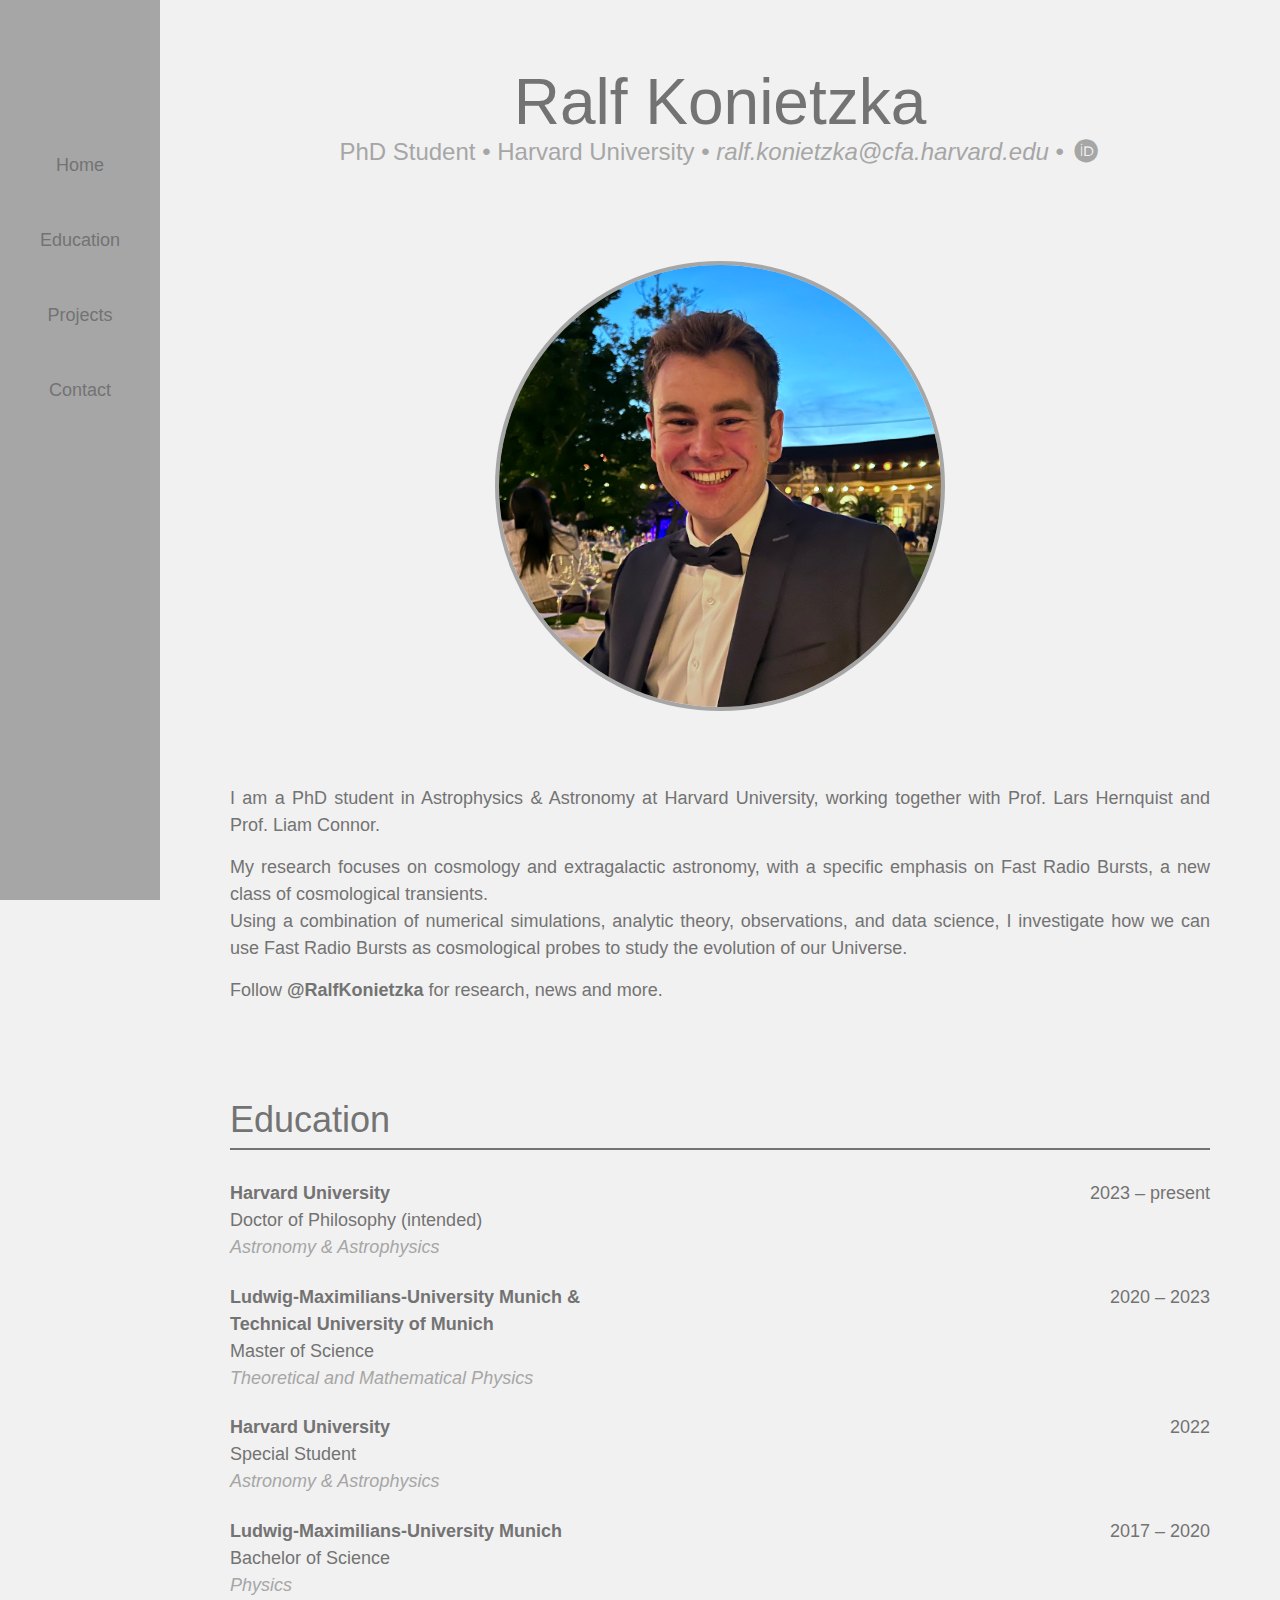
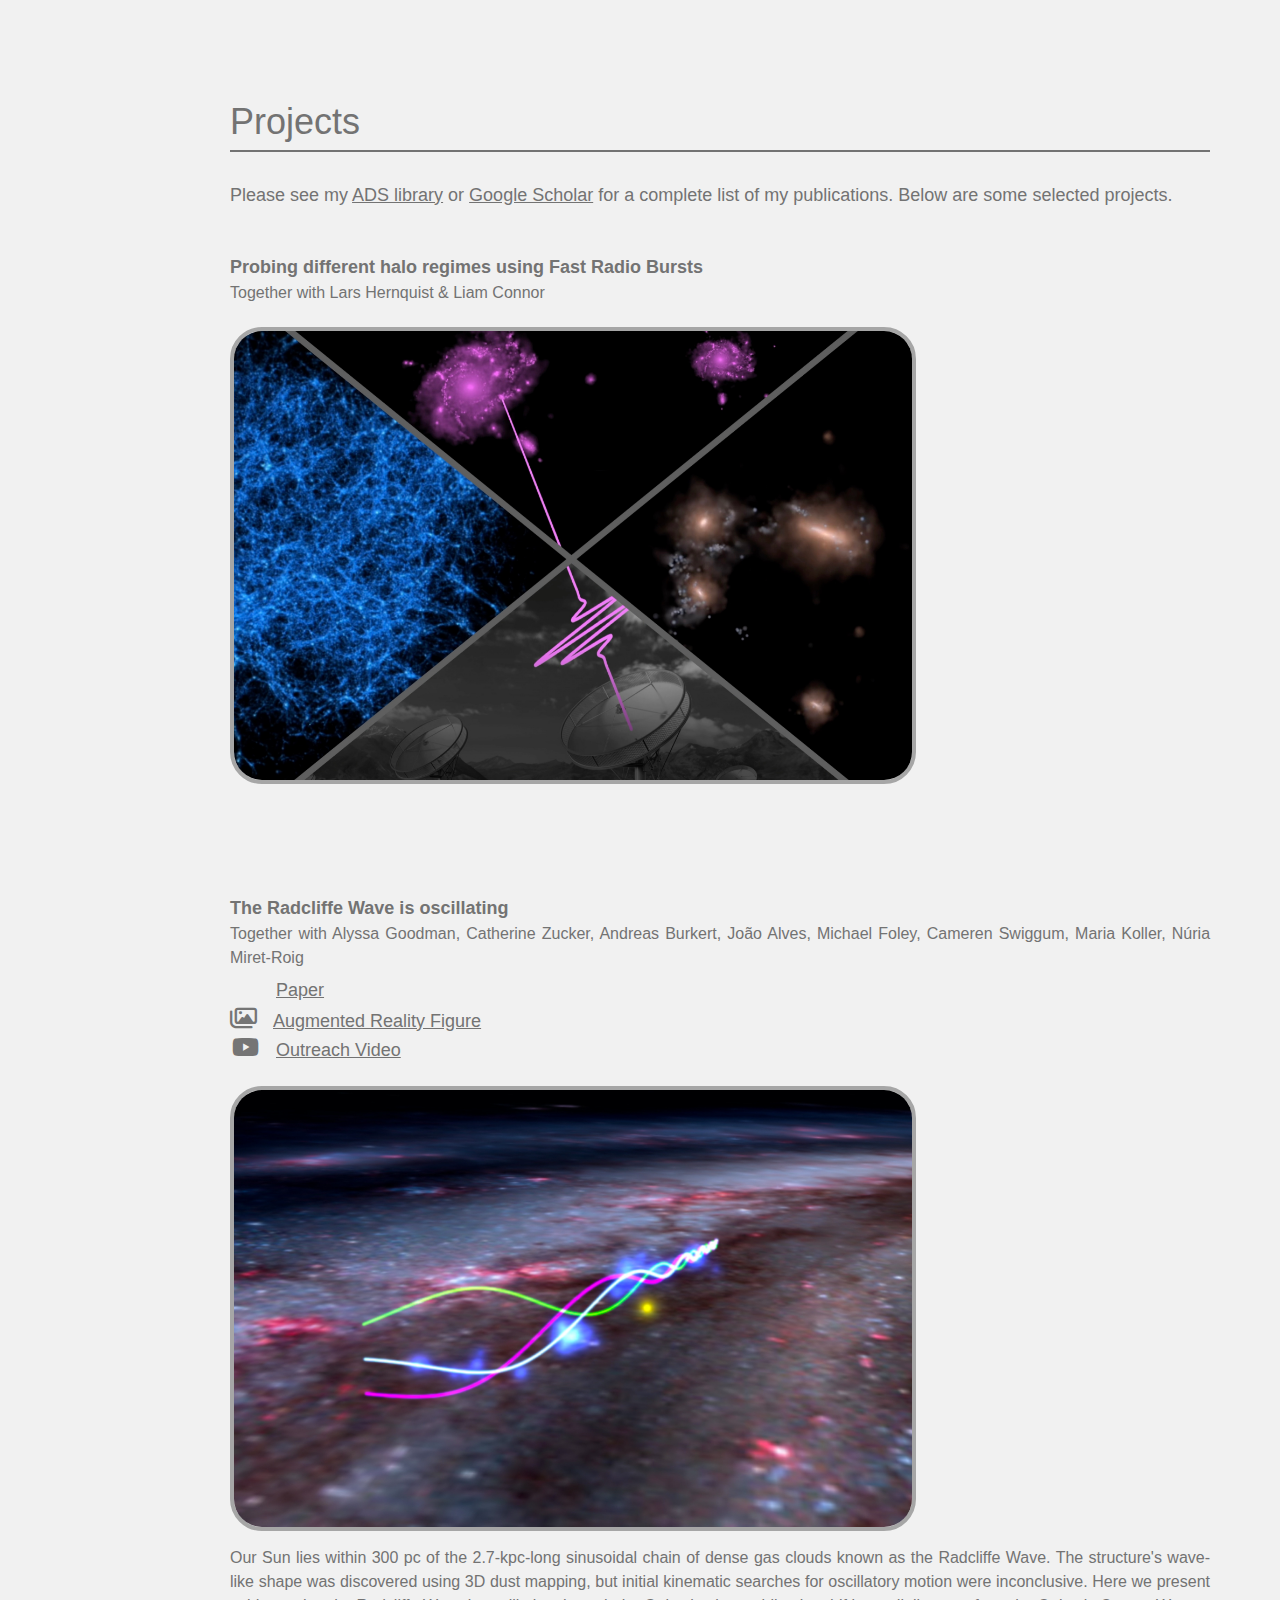
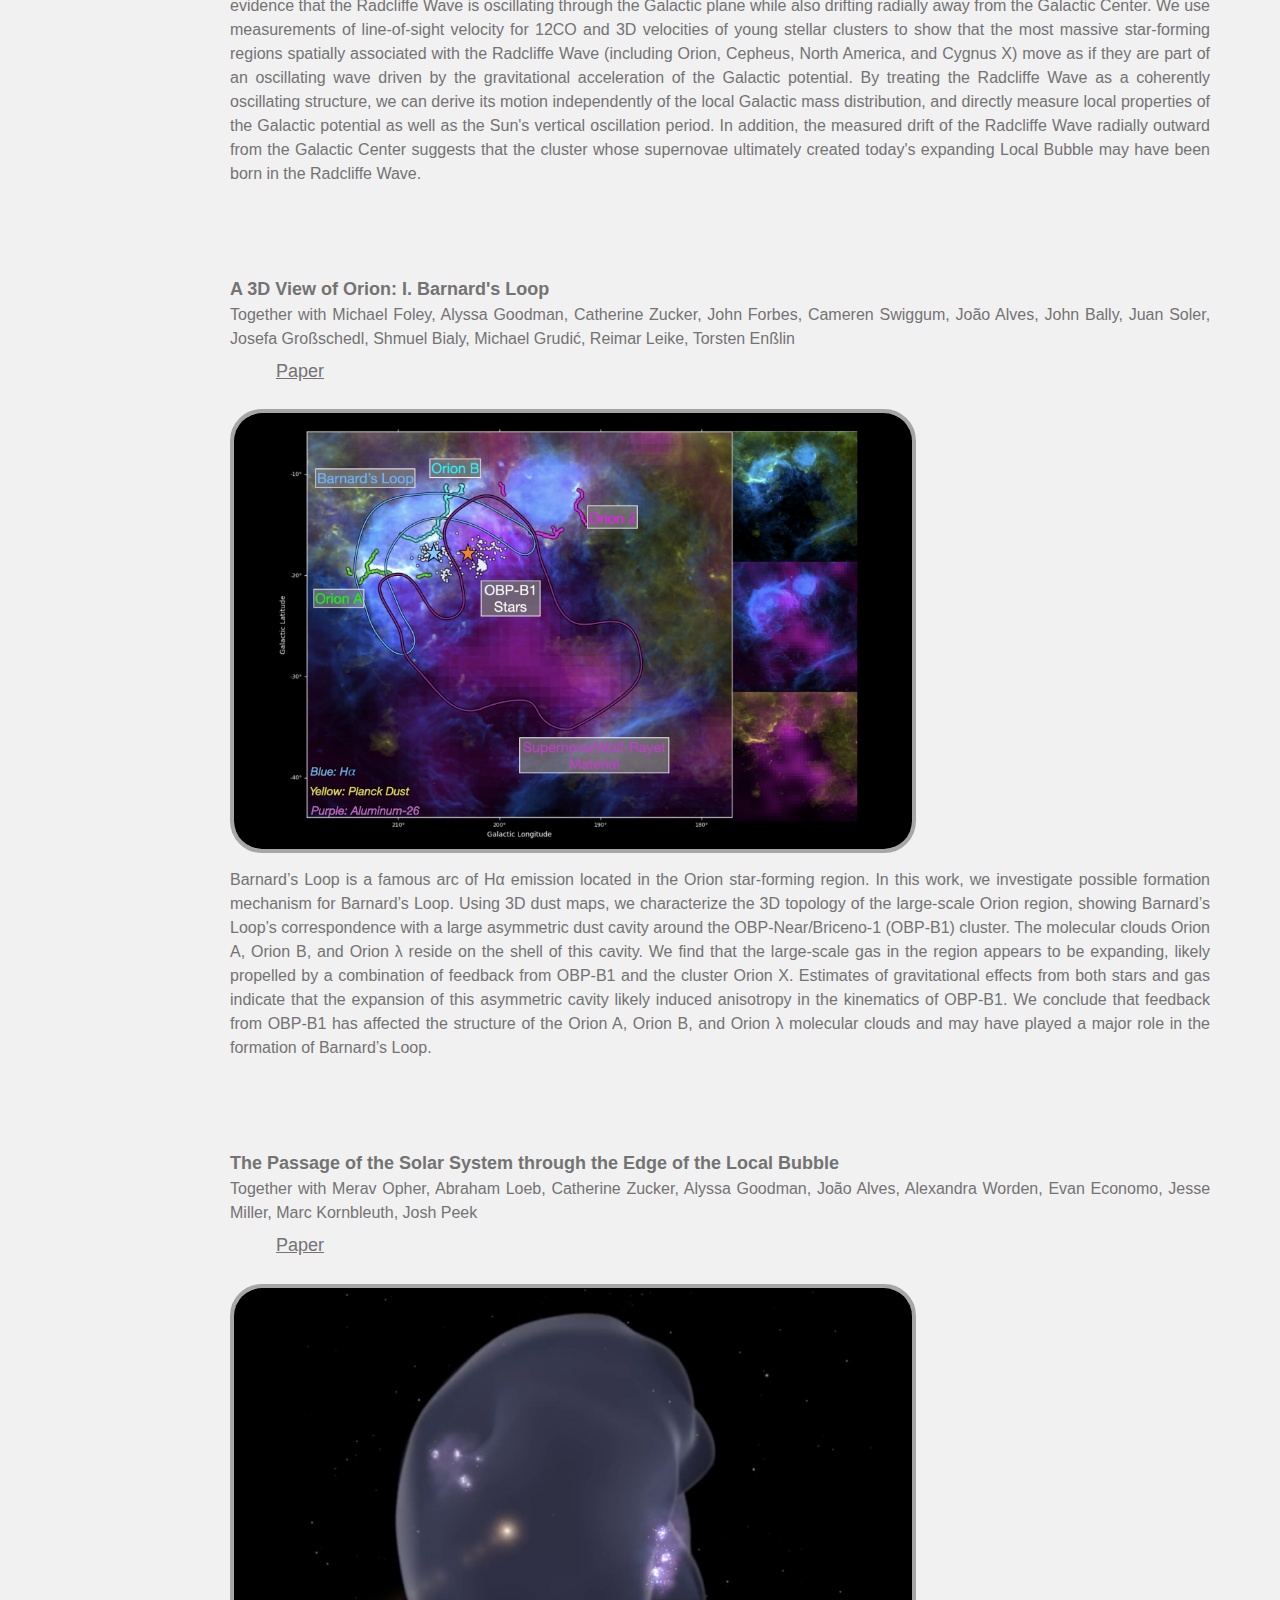
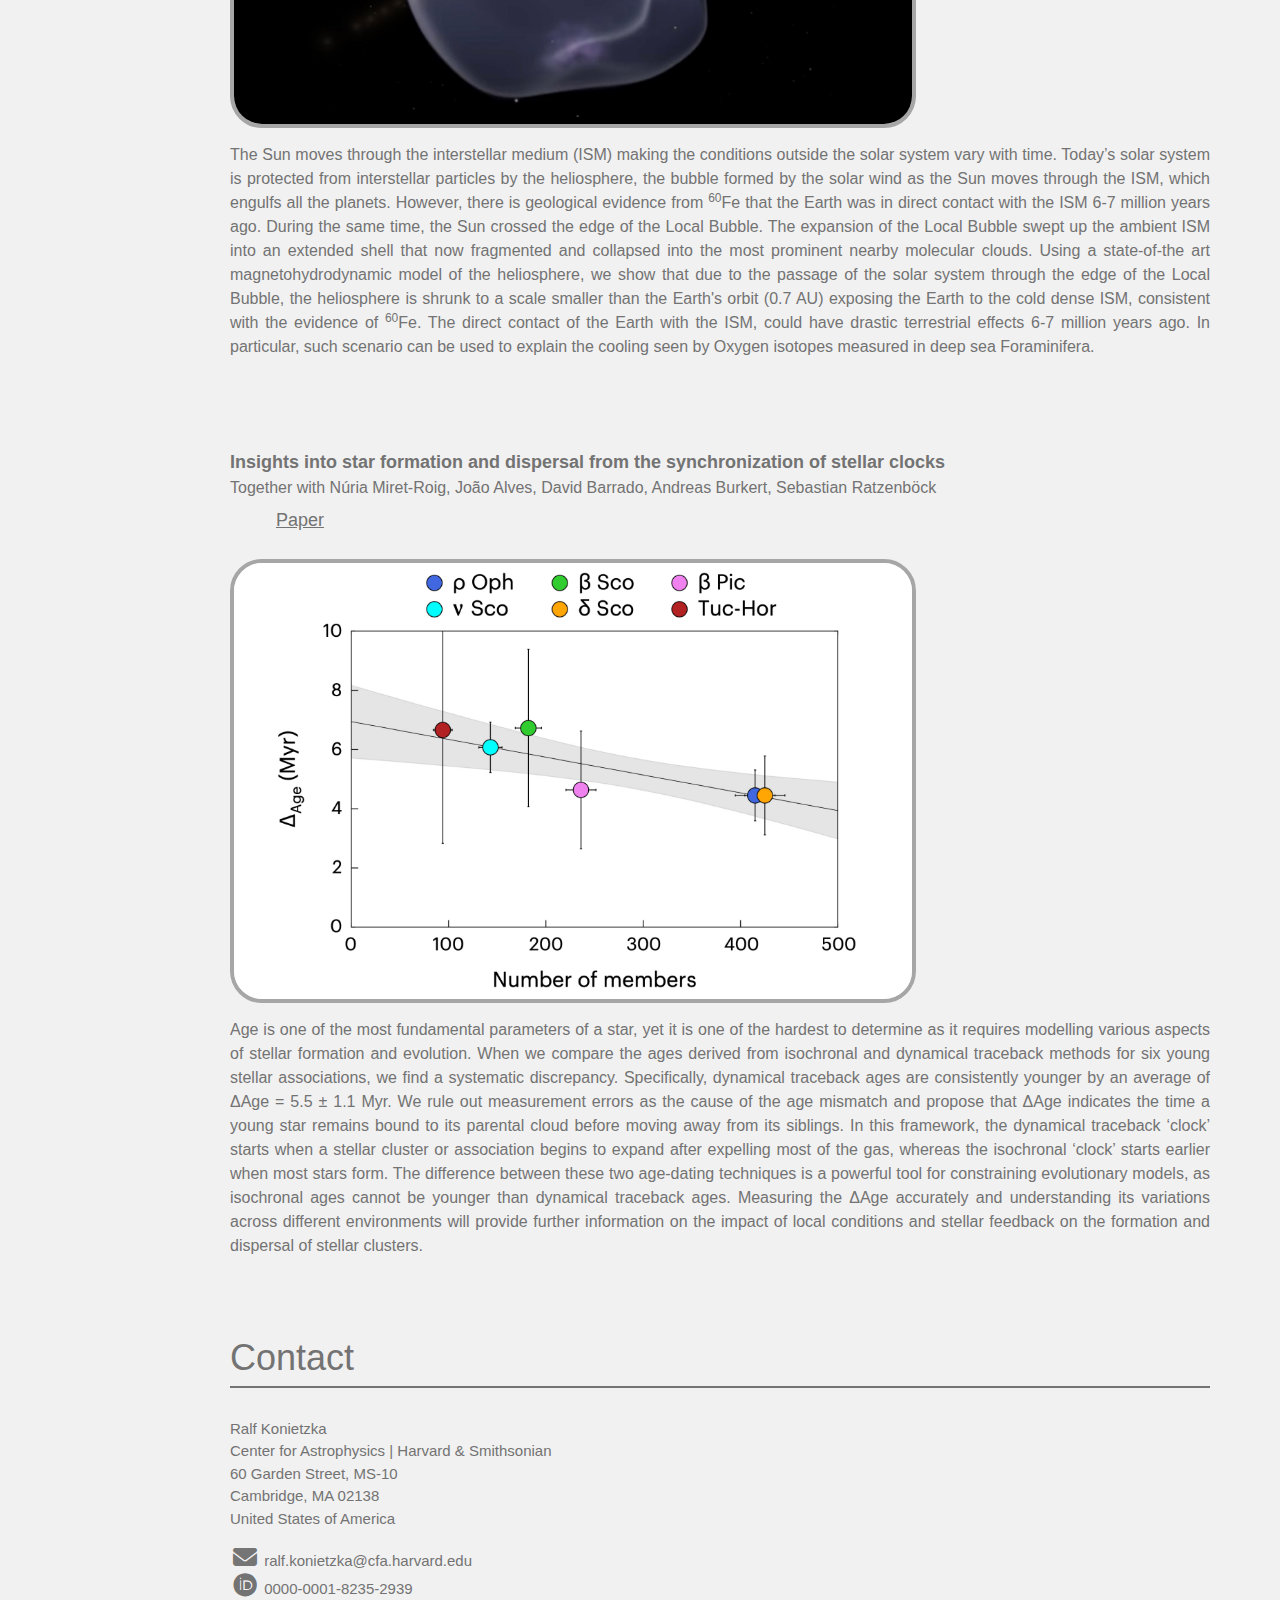
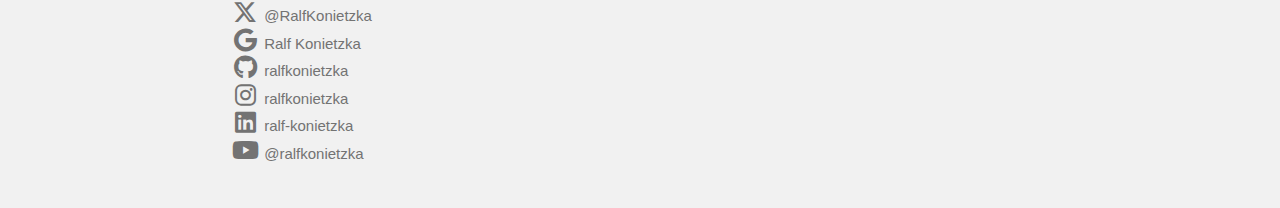
<file: index.html>
<!DOCTYPE html>
<html>
  <head>
    <title>Ralf Konietzka</title>
    <meta charset="UTF-8">
    <meta name="viewport" content="width=device-width, initial-scale=1">
    <link rel="stylesheet" href="https://www.w3schools.com/w3css/4/w3.css">
    <link rel="stylesheet" href="https://fonts.googleapis.com/css?family=Montserrat">
    <link rel="stylesheet" href="https://cdnjs.cloudflare.com/ajax/libs/font-awesome/4.7.0/css/font-awesome.min.css">
    <link rel="stylesheet" href="https://cdnjs.cloudflare.com/ajax/libs/font-awesome/6.3.0/css/all.min.css">
    <link rel="stylesheet" href="https://cdnjs.cloudflare.com/ajax/libs/font-awesome/6.5.1/css/all.min.css">
    <style>
    body, h1,h2,h3,h4,h5,h6 {font-family: "avenir", sans-serif;}
    
    h1{margin-bottom: -0.4em;
      color: #737373;}
    h1.two{text-align: center;}

    h2{color: #737373;
      text-align: center;
      margin-top: 55px;}

    h3{color: #a6a6a6;}
    
    h4{color: #a6a6a6;
      text-align: center;}

    div{color: #737373;}
   
    img.two{border-style: solid;
      border-color: #a6a6a6;
      border-width: 4px;
      width:70%;}
    img.five{border-style: solid;
      border-color: #a6a6a6;
      border-width: 3px;
      width:80%;}

    img.three{border-style: solid;
      border-color: #a6a6a6;
      border-width: 4px;}
    img.four{border-style: solid;
      border-color: #a6a6a6;
      border-width: 3px;
      margin-top: 35px;}
    
    video.two {
    border-style: solid;
    border-color: #a6a6a6;
    border-width: 4px;
    width: 70%;
    margin-top: 20px;}

    .w3-row-padding img {margin-bottom: 12px}

    .w3-row-padding img {margin-bottom: 12px}
    /* Set the width of the sidebar to 120px */
    .w3-sidebar {width: 160px; background: #a6a6a6; color: #737373;}
    /* Add a left margin to the "page content" that matches the width of the sidebar (120px) */
    #main {margin-left: 160px}
    /* Remove margins from "page content" on small screens */
    @media only screen and (max-width: 600px) {#main {margin-left: 0}}
    </style>

  </head>
<body class="w3-light-grey">

<!-- Icon Bar (Sidebar - hidden on small screens) -->
<nav class="w3-sidebar w3-bar-block w3-large w3-hide-small w3-center">
  <!-- Avatar image in top left corner -->
  <a class="w3-bar-item w3-padding-64 w3-hover-none w3-hover-text-dark-grey"></a>

  <a href="#home" class="w3-bar-item w3-button w3-padding-24 w3-hover-none w3-hover-text-dark-grey">Home</a>
  <a href="#education" class="w3-bar-item w3-button w3-padding-24 w3-hover-none w3-hover-text-dark-grey">Education</a>
  <a href="#projects" class="w3-bar-item w3-button w3-padding-24 w3-hover-none w3-hover-text-dark-grey">Projects</a>
  <a href="#contact" class="w3-bar-item w3-button w3-padding-24 w3-hover-none w3-hover-text-dark-grey">Contact</a>
  <a class="w3-bar-item w3-padding-64 w3-hover-none w3-hover-text-dark-grey"></a>

  

</nav>

<div class="w3-top w3-hide-large w3-hide-medium" id="myNavbar">
  <div class="w3-bar w3-light-grey w3-text-dark-grey w3-opacity w3-hover-opacity-off w3-center w3-normal">
    <a href="#home" class="w3-bar-item w3-button w3-hover-text-dark-grey" style="width:25% !important">Home</a>
    <a href="#education" class="w3-bar-item w3-button w3-hover-text-dark-grey" style="width:25% !important">Education</a>
    <a href="#projects" class="w3-bar-item w3-button w3-hover-text-dark-grey" style="width:25% !important">Projects</a>
    <a href="#contact" class="w3-bar-item w3-button w3-hover-text-dark-grey" style="width:25% !important">Contact</a>
  </div>
</div>

<!-- Page Content -->
<div class="w3-padding-large" id="main">
  <!-- Header/Home -->
  <header class="w3-container w3-padding-32 w3-center w3-text-black" id="home">
    <h1 class="w3-jumbo"><span class="w3-hide-small">Ralf Konietzka</h1>
    <h3><span class="w3-hide-small">PhD Student • Harvard University • <a href="mailto:ralf.konietzka@cfa.harvard.edu" target="_blank" style="text-decoration: none;"><em>ralf.konietzka@cfa.harvard.edu</em></a> • <a href="https://orcid.org/0000-0001-8235-2939" target="_blank" style="text-decoration: none;"><i class="fa-brands fa-orcid fa-fw w3-xlarge"></i></a><br><br></h3>

    <h2><span class="w3-hide-large w3-hide-medium">Ralf Konietzka</h2>
    <h4 class="w3-hide-large w3-hide-medium"><span>PhD Student • Harvard University • <a href="mailto:ralf.konietzka@cfa.harvard.edu" target="_blank" style="text-decoration: none;"><em>ralf.konietzka@cfa.harvard.edu</em></a> • <a href="https://orcid.org/0000-0001-8235-2939" target="_blank" style="text-decoration: none;"><i class="fa-brands fa-orcid fa-fw w3-xlarge"></i></a></h4>

    <img src="/images/Ralf_Konietzka_img1.jpg" alt="picture" class="three w3-circle w3-hide-small" width="450" height="450">
    <img src="/images/Ralf_Konietzka_img1.jpg" alt="picture" class="four w3-circle w3-hide-large w3-hide-medium" width="250" height="250">
  

  </header>

  <div class="w3-content w3-justify">

		<p><font size="+1"><br>
      I am a PhD student in Astrophysics & Astronomy at <a href="https://pweb.cfa.harvard.edu" target="_blank" style="text-decoration: none;">Harvard University</a>, working together with <a href="https://www.hernquist.group" target="_blank" style="text-decoration: none;">Prof. Lars Hernquist</a> and <a href="https://liamconnorastro.com" target="_blank" style="text-decoration: none;">Prof. Liam Connor</a>.
    	</font></p>

    	<p><font size="+1">
    		My research focuses on cosmology and extragalactic astronomy, with a specific emphasis on Fast Radio Bursts, a new class of cosmological transients.<br>
    		Using a combination of numerical simulations, analytic theory, observations, and data science, I investigate how we can use Fast Radio Bursts as cosmological probes to study the evolution of our Universe.<br>
      	</font></p>

      <p><font size="+1">
        Follow <a href="https://twitter.com/RalfKonietzka" target="_blank" style="text-decoration: none;"><b>@RalfKonietzka</b></a> for research, news and more.
        </font></p>

  </div>
  



  <!-- About Section -->
  <div class="w3-content w3-justify w3-padding-top-64 w3-padding-32" id="education">
  	<h1>Education</h1>
  	<hr style="height:2px;border-width:0;color:#737373;background-color:#737373;margin-top:1em; margin-bottom:2em;">
  	
    <div class="w3-content w3-justify w3-hide-small">
      <font size="+1"><b>Harvard University</b></font><span style="float: right"><font size="+1">2023 – present</font></span><br>
      <font size="+1">Doctor of Philosophy (intended)</font><br>
      <font size="+1" color="#a6a6a6"><i>Astronomy & Astrophysics</i></font><br><br>

      <font size="+1"><b>Ludwig-Maximilians-University Munich &</b></font><span style="float: right"><font size="+1">2020 – 2023</font></span><br>
      <font size="+1"><b>Technical University of Munich</b></font><br>
      <font size="+1">Master of Science</font><br>
      <font size="+1" color="#a6a6a6"><i>Theoretical and Mathematical Physics</i></font><br><br>

      <font size="+1"><b>Harvard University</b></font><span style="float: right"><font size="+1">2022</font></span><br>
      <font size="+1">Special Student</font><br>
      <font size="+1" color="#a6a6a6"><i>Astronomy & Astrophysics</i></font><br><br>

      <font size="+1"><b>Ludwig-Maximilians-University Munich</b></font><span style="float: right"><font size="+1">2017 – 2020</font></span><br>
      <font size="+1">Bachelor of Science</font><br>
      <font size="+1" color="#a6a6a6"><i>Physics</i></font><br><br>
    </div>

    <div class="w3-content w3-hide-large w3-hide-medium">
      <font size="+1"><b>Harvard University</b></font><br>
      <font size="+1">Doctor of Philosophy (intended)</font><br>
      <font size="+1" color="#a6a6a6"><i>Astronomy & Astrophysics</i></font><br>
      <font size="+0">2023 – present</font><br><br>

      <font size="+1"><b>Ludwig-Maximilians-University Munich &</b></font><br>
      <font size="+1"><b>Technical University of Munich</b></font><br>
      <font size="+1">Master of Science</font><br>
      <font size="+1" color="#a6a6a6"><i>Theoretical and Mathematical Physics</i></font><br>
      <font size="+0">2020 – 2023</font><br><br>

      <font size="+1"><b>Harvard University</b></font><br>
      <font size="+1">Special Student</font><br>
      <font size="+1" color="#a6a6a6"><i>Astronomy & Astrophysics</i></font><br>
      <font size="+0">2022</font><br><br>

      <font size="+1"><b>Ludwig-Maximilians-University Munich</b></font><br>
      <font size="+1">Bachelor of Science</font><br>
      <font size="+1" color="#a6a6a6"><i>Physics</i></font><br>
      <font size="+0">2017 – 2020</font>
    </div>
  </div>
  
  <!-- Portfolio Section -->
  <div class="w3-padding-32 w3-justify w3-content" id="projects">
    <h1>Projects</h1>
    <hr style="height:2px;border-width:0;color:#737373;background-color:#737373;margin-top:1em; margin-bottom:2em;">
    
    <div class="w3-content w3-justify">
      <font size="+1.0">Please see my <a href="https://ui.adsabs.harvard.edu/search/fq=%7B!type%3Daqp%20v%3D%24fq_database%7D&fq_database=(database%3Aastronomy%20OR%20database%3Aphysics)&p_=0&q=%20author%3A%22Konietzka%2C%20Ralf%22&sort=date%20desc%2C%20bibcode%20desc" target="_blank" style="text-decoration: underline;">ADS library</a> or <a href="https://scholar.google.com/citations?user=0vnLEygAAAAJ&hl=en&oi=ao" target="_blank" style="text-decoration: underline;">Google Scholar</a> for a complete list of my publications. Below are some selected projects. 
      </font><br><br><br>
    </div>


    <div class="w3-content w3-justify">
      <font size="+1.5">
        <b>Probing different halo regimes using Fast Radio Bursts</b>
      </font><br>
      <font size="+0">Together with
        <a href="https://www.hernquist.group" target="_blank" style="text-decoration: none;">Lars Hernquist</a> &  
        <a href="https://liamconnorastro.com" target="_blank" style="text-decoration: none;">Liam Connor</a>
      </font><br><br>
    </div>

    <img src="/images/FRB2.jpg" class="two w3-round-xxlarge w3-hide-small">
    <img src="/images/FRB2.jpg" class="five w3-round-xxlarge w3-hide-large w3-hide-medium">

    <!--<video class="two w3-round-xxlarge w3-hide-small" autoplay muted controls>
        <source src="/images/FRB2.mp4" type="video/quicktime">
        <img src="/images/FRB.jpg">
    </video> -->

    <div class="w3-content w3-justify">
      <p><font size="+1.5">
        <br><br><br>
      </font></p>
    </div>


    <div class="w3-content w3-justify">
    	<font size="+1.5">
    		<b>The Radcliffe Wave is oscillating</b>
    	</font><br>
    	<font size="+0">Together with
    		<a href="https://scholar.harvard.edu/agoodman" target="_blank" style="text-decoration: none;">Alyssa Goodman</a>, 
    		<a href="https://catherinezucker.github.io" target="_blank" style="text-decoration: none;">Catherine Zucker</a>, 
    		<a href="https://www.andreasburkert.com/home-en" target="_blank" style="text-decoration: none;">Andreas Burkert</a>, 
    		<a href="https://www.joaoalves.org" target="_blank" style="text-decoration: none;">João Alves</a>, 
    		<a href="https://scholar.harvard.edu/michaelfoley" target="_blank" style="text-decoration: none;">Michael Foley</a>, 
    		<a href="https://www.cameren-astro.com" target="_blank" style="text-decoration: none;">Cameren Swiggum</a>, 
        Maria Koller, 
        <a href="https://www.nuriamiretroig.org/home" target="_blank" style="text-decoration: none;">Núria Miret-Roig</a>
    	</font><br>
      <font size="+2"></font>

      <font size="+1.5"><a href="https://www.nature.com/articles/s41586-024-07127-3" target="_blank"><i class="fa fa-file-pdf-o fa-fw w3-text-grey w3-xlarge w3-margin-right"></i>Paper</a>
      </font><br>

      <font size="+1.5"><a href="https://ralfkonietzka.github.io/files/radwave/ar-figure.html" target="_blank"><i class="fa-regular fa-images w3-text-grey w3-xlarge w3-margin-right"></i>Augmented Reality Figure</a>
      </font><br>
      
      <font size="+1.5"><a href="https://youtu.be/GY5xLRr5npE" target="_blank"><i class="fa-brands fa-youtube fa-fw w3-text-grey w3-xlarge w3-margin-right"></i>Outreach Video</a>
      </font>

      <br><br>
    	
    	
    </div>

    <a href="https://youtu.be/GY5xLRr5npE" target="_blank" style="text-decoration: none;"><img src="/images/RadWave2024.jpg" class="two w3-round-xxlarge w3-hide-small"></a>
    <a href="https://youtu.be/GY5xLRr5npE" target="_blank" style="text-decoration: none;"><img src="/images/RadWave2024.jpg" class="five w3-round-xxlarge w3-hide-large w3-hide-medium"></a>
    
    <div class="w3-content w3-justify">
    	<p><font size="+0.0">Our Sun lies within 300 pc of the 2.7-kpc-long sinusoidal chain of dense gas clouds known as the Radcliffe Wave. The structure's wave-like shape was discovered using 3D dust mapping, but initial kinematic searches for oscillatory motion were inconclusive. Here we present evidence that the Radcliffe Wave is oscillating through the Galactic plane while also drifting radially away from the Galactic Center. We use measurements of line-of-sight velocity for 12CO and 3D velocities of young stellar clusters to show that the most massive star-forming regions spatially associated with the Radcliffe Wave (including Orion, Cepheus, North America, and Cygnus X) move as if they are part of an oscillating wave driven by the gravitational acceleration of the Galactic potential. By treating the Radcliffe Wave as a coherently oscillating structure, we can derive its motion independently of the local Galactic mass distribution, and directly measure local properties of the Galactic potential as well as the Sun's vertical oscillation period. In addition, the measured drift of the Radcliffe Wave radially outward from the Galactic Center suggests that the cluster whose supernovae ultimately created today's expanding Local Bubble may have been born in the Radcliffe Wave.<br><br><br>
    	</font></p>
    </div>


    <div class="w3-content w3-justify">
    	<font size="+1.5"><br>
    		<b>A 3D View of Orion: I. Barnard's Loop</b>
    	</font><br>
    	<font size="+0">Together with
    		<a href="https://scholar.harvard.edu/michaelfoley" target="_blank" style="text-decoration: none;">Michael Foley</a>,
    		<a href="https://scholar.harvard.edu/agoodman" target="_blank" style="text-decoration: none;">Alyssa Goodman</a>, 
    		<a href="https://catherinezucker.github.io" target="_blank" style="text-decoration: none;">Catherine Zucker</a>, 
    		<a href="http://www.johncforbes.com" target="_blank" style="text-decoration: none;">John Forbes</a>, 
    		<a href="https://www.cameren-astro.com" target="_blank" style="text-decoration: none;">Cameren Swiggum</a>, 
    		<a href="https://www.joaoalves.org" target="_blank" style="text-decoration: none;">João Alves</a>, 
    		<a href="https://casa.colorado.edu/~bally/" target="_blank" style="text-decoration: none;">John Bally</a>, 
    		<a href="https://juandiegosoler.com" target="_blank" style="text-decoration: none;">Juan Soler</a>, 
    		<a href="https://ufind.univie.ac.at/de/person.html?id=56690" target="_blank" style="text-decoration: none;">Josefa Großschedl</a>, 
    		<a href="https://sbialy.wixsite.com/astro" target="_blank" style="text-decoration: none;">Shmuel Bialy</a>, 
    		<a href="https://mikegrudic.github.io" target="_blank" style="text-decoration: none;">Michael Grudić</a>, 
    		Reimar Leike, 
    		<a href="https://wwwmpa.mpa-garching.mpg.de/~ensslin/" target="_blank" style="text-decoration: none;">Torsten Enßlin</a>
    	</font><br>
    	<font size="+2"></font>
    	<font size="+1.0"><a href="https://iopscience.iop.org/article/10.3847/1538-4357/acb5f4/pdf" target="_blank"><i class="fa fa-file-pdf-o fa-fw w3-text-grey w3-xlarge w3-margin-right"></i>Paper</a>
    	</font><br><br>
    </div>
    
    <a href="https://iopscience.iop.org/article/10.3847/1538-4357/acb5f4/pdf" target="_blank" style="text-decoration: none;"><img src="/images/Orion.jpg" class="two w3-round-xxlarge w3-hide-small"></a>

    <a href="https://iopscience.iop.org/article/10.3847/1538-4357/acb5f4/pdf" target="_blank" style="text-decoration: none;"><img src="/images/Orion.jpg" class="five w3-round-xxlarge w3-hide-large w3-hide-medium"></a>


    <div class="w3-content w3-justify">
    	<p><font size="+0.0"> Barnard’s Loop is a famous arc of Hα emission located in the Orion star-forming region. In this work, we investigate possible formation mechanism for Barnard’s Loop.
    		Using 3D dust maps, we characterize the 3D topology of the large-scale Orion region, showing Barnard’s Loop’s correspondence with a large asymmetric dust cavity around the OBP-Near/Briceno-1 (OBP-B1) cluster. The molecular clouds Orion A, Orion B, and Orion λ reside on the shell of this cavity.
    		We find that the large-scale gas in the region appears to be expanding, likely propelled by a combination of feedback from OBP-B1 and the cluster Orion X. Estimates of gravitational effects from both stars and gas indicate that the expansion of this asymmetric cavity likely induced anisotropy in the kinematics of OBP-B1. We conclude that feedback from OBP-B1 has affected the structure of the Orion A, Orion B, and Orion λ molecular clouds and may have played a major role in the formation of Barnard’s Loop.<br><br><br>

    	</font></p>

    </div>

    <div class="w3-content w3-justify">
    	<font size="+1.5"><br>
    		<b>The Passage of the Solar System through the Edge of the Local Bubble</b>
    	</font><br>
    	<font size="+0">Together with
    		<a href="https://meravopher.com" target="_blank" style="text-decoration: none;">Merav Opher</a>, 
    		<a href="https://lweb.cfa.harvard.edu/~loeb/" target="_blank" style="text-decoration: none;">Abraham Loeb</a>, 
    		<a href="https://catherinezucker.github.io" target="_blank" style="text-decoration: none;">Catherine Zucker</a>, 
    		<a href="https://scholar.harvard.edu/agoodman" target="_blank" style="text-decoration: none;">Alyssa Goodman</a>, 
    		<a href="https://www.joaoalves.org" target="_blank" style="text-decoration: none;">João Alves</a>, 
    		<a href="https://www.geomar.de/en/azworden" target="_blank" style="text-decoration: none;">Alexandra Worden</a>, 
    		<a href="https://groups.oist.jp/bbu/evan-p-economo" target="_blank" style="text-decoration: none;">Evan Economo</a>, 
    		Jesse Miller, 
    		<a href="https://blogs.bu.edu/kmarc/" target="_blank" style="text-decoration: none;">Marc Kornbleuth</a>, 
    		<a href="http://jegpeek.space" style="text-decoration: none;">Josh Peek</a>
    	</font><br>
      <font size="+2"></font>
      <font size="+1.5"><a href="https://iopscience.iop.org/article/10.3847/1538-4357/ad596e/pdf" target="_blank"><i class="fa fa-file-pdf-o fa-fw w3-text-grey w3-xlarge w3-margin-right"></i>Paper</a>
      </font><br><br>
    </div>
    
    <a href="https://iopscience.iop.org/article/10.3847/1538-4357/ad596e/pdf" target="_blank" style="text-decoration: none;"><img src="/images/Bubble.jpg" class="two w3-round-xxlarge w3-hide-small"></a>
    <a href="https://iopscience.iop.org/article/10.3847/1538-4357/ad596e/pdf" target="_blank" style="text-decoration: none;"><img src="/images/Bubble.jpg" class="five w3-round-xxlarge w3-hide-large w3-hide-medium"></a>

    <div class="w3-content w3-justify">
    	<p><font size="+0.0">The Sun moves through the interstellar medium (ISM) making the conditions outside the solar system vary with time. Today’s solar system is protected from interstellar particles by the heliosphere, the bubble formed by the solar wind as the Sun moves through the ISM, which engulfs all the planets.
    		However, there is geological evidence from <sup>60</sup>Fe that the Earth was in direct contact with the ISM 6-7 million years ago. During the same time, the Sun crossed the edge of the Local Bubble. The expansion of the Local Bubble swept up the ambient ISM into an extended shell that now fragmented and collapsed into the most prominent nearby molecular clouds. Using a state-of-the art magnetohydrodynamic model of the heliosphere, we show that due to the passage of the solar system through the edge of the Local Bubble, the heliosphere is shrunk to a scale smaller than the Earth's orbit (0.7 AU) exposing the Earth to the cold dense ISM, consistent with the evidence of <sup>60</sup>Fe.
    		The direct contact of the Earth with the ISM, could have drastic terrestrial effects 6-7 million years ago. In particular, such scenario can be used to explain the cooling seen by Oxygen isotopes measured in deep sea Foraminifera.<br><br><br>
    	</font></p>
    </div>


<div class="w3-content w3-justify">
      <font size="+1.5"><br>
        <b>Insights into star formation and dispersal from the synchronization of stellar clocks</b>
      </font><br>
      <font size="+0">Together with
        <a href="https://www.nuriamiretroig.org/home" target="_blank" style="text-decoration: none;">Núria Miret-Roig</a>, 
        <a href="https://www.joaoalves.org" target="_blank" style="text-decoration: none;">João Alves</a>, 
        David Barrado, 
        <a href="https://www.andreasburkert.com/home-en" target="_blank" style="text-decoration: none;">Andreas Burkert</a>, 
        Sebastian Ratzenböck
      </font><br>
      <font size="+2"></font>
      <font size="+1.5"><a href="https://www.nature.com/articles/s41550-023-02132-4" target="_blank"><i class="fa fa-file-pdf-o fa-fw w3-text-grey w3-xlarge w3-margin-right"></i>Paper</a>
      </font><br><br>
    </div>
    
    <a href="https://www.nature.com/articles/s41550-023-02132-4" target="_blank" style="text-decoration: none;"><img src="/images/Stellarages.jpg" class="two w3-round-xxlarge w3-hide-small"></a>
    <a href="https://www.nature.com/articles/s41550-023-02132-4" target="_blank" style="text-decoration: none;"><img src="/images/Stellarages.jpg" class="five w3-round-xxlarge w3-hide-large w3-hide-medium"></a>
    
    <div class="w3-content w3-justify">
      <p><font size="+0.0"> Age is one of the most fundamental parameters of a star, yet it is one of the hardest to determine as it requires modelling various aspects of stellar formation and evolution. When we compare the ages derived from isochronal and dynamical traceback methods for six young stellar associations, we find a systematic discrepancy. Specifically, dynamical traceback ages are consistently younger by an average of ΔAge = 5.5 ± 1.1 Myr. We rule out measurement errors as the cause of the age mismatch and propose that ΔAge indicates the time a young star remains bound to its parental cloud before moving away from its siblings. In this framework, the dynamical traceback ‘clock’ starts when a stellar cluster or association begins to expand after expelling most of the gas, whereas the isochronal ‘clock’ starts earlier when most stars form. The difference between these two age-dating techniques is a powerful tool for constraining evolutionary models, as isochronal ages cannot be younger than dynamical traceback ages. Measuring the ΔAge accurately and understanding its variations across different environments will provide further information on the impact of local conditions and stellar feedback on the formation and dispersal of stellar clusters.<br>

      </font></p>
    </div>



  <!-- End Portfolio Section -->
  </div>

  <!-- Contact Section -->
  <div class="w3-content w3-justify w3-text-grey w3-padding-16" id="contact">
    <h1>Contact</h1>
    <hr style="height:2px;border-width:0;color:#737373;background-color:#737373;margin-top:1em; margin-bottom:2em;">
    <div class="w3-content w3-justify">
      <p><a href="https://astronomy.fas.harvard.edu/people/ralf-konietzka" target="_blank" style="text-decoration: none;">Ralf Konietzka<br>
      	Center for Astrophysics | Harvard & Smithsonian<br>
      	60 Garden Street, MS-10<br>
      	Cambridge, MA 02138<br>
      	United States of America</a>
      </p>

      <p><a href="mailto:ralf.konietzka@cfa.harvard.edu" target="_blank" style="text-decoration: none;"><i class="fa fa-envelope fa-fw w3-text-grey w3-xlarge"></i> ralf.konietzka@cfa.harvard.edu</a>
        <br>
        <a href="https://orcid.org/0000-0001-8235-2939" target="_blank" style="text-decoration: none;"><i class="fa-brands fa-orcid fa-fw w3-xlarge"></i> 0000-0001-8235-2939</a>
        <br>
        <a href="https://twitter.com/RalfKonietzka" target="_blank" style="text-decoration: none;"><i class="fa-brands fa-x-twitter fa-fw w3-xlarge"></i> @RalfKonietzka</a>
        <br>
        <a href="https://scholar.google.com/citations?user=0vnLEygAAAAJ&hl=en&oi=ao" target="_blank" style="text-decoration: none;"><i class="fa-brands fa-google fa-fw w3-xlarge"></i> Ralf Konietzka</a>
        <br>
        <a href="https://github.com/ralfkonietzka" target="_blank" style="text-decoration: none;"><i class="fa-brands fa-github fa-fw w3-xlarge"></i> ralfkonietzka</a>
        <br>
        <a href="https://www.instagram.com/ralfkonietzka/" target="_blank" style="text-decoration: none;"><i class="fa-brands fa-instagram fa-fw w3-xlarge"></i> ralfkonietzka</a>
        <br>
        <a href="https://www.linkedin.com/in/ralf-konietzka/" target="_blank" style="text-decoration: none;"><i class="fa-brands fa-linkedin fa-fw w3-xlarge"></i> ralf-konietzka</a>
        <br>
        <a href="https://www.youtube.com/@ralfkonietzka" target="_blank" style="text-decoration: none;"><i class="fa-brands fa-youtube fa-fw w3-xlarge"></i> @ralfkonietzka</a>


      </p>
    </div>
  </div>
  <!-- End Contact Section -->

<!-- END PAGE CONTENT -->
</div>

</body>
</html>
</file>
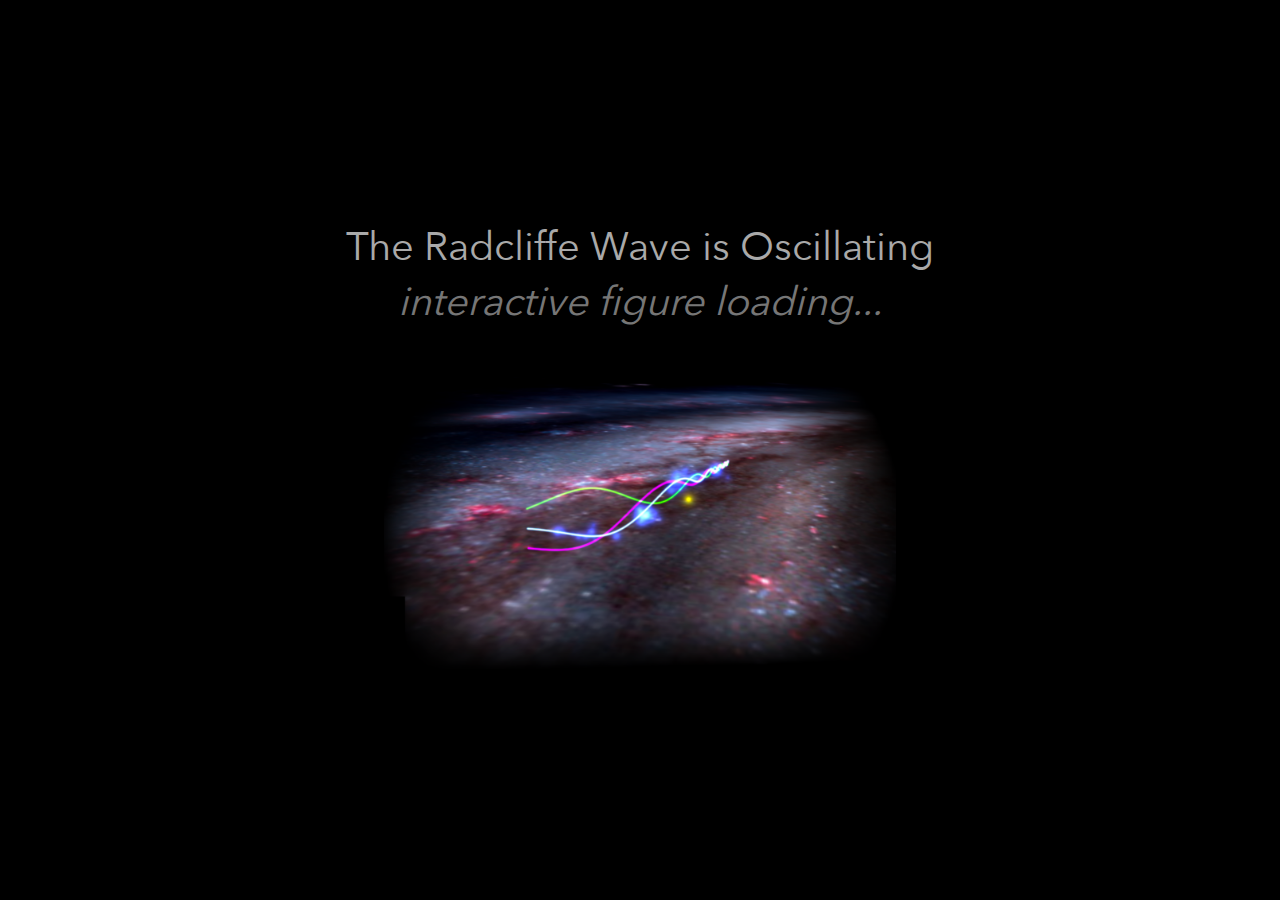
<file: files/radwave/interactive-figure6/index.html>
<!doctype html>
<html lang="en">
<head>
    <title>Radcliffe Wave</title>
    <script src="https://web.wwtassets.org/engine/7/wwtsdk.js"></script>
    <link rel="stylesheet" href="style.css">
    <link rel="icon" href="https://worldwidetelescope.org/webclient/favicon.ico">
</head>
<body>
    <div id="modal-loading">
        <div class="container">
          <div id="loading-text" class="text-container">
            <p class="title">The Radcliffe Wave is Oscillating</p>
            <p class="subtitle"><em>interactive figure loading...</em></p>
          </div> 
          <img id="static-figure" src="static_figure.png"/>
        </div>
    </div>
    <div id="wwtcanvas"></div>
    <div id="main-text" class="text-container">
        <p class="title">The Radcliffe Wave is Oscillating</p>
    </div>
    <script src="RadcliffeWave.js" type="text/javascript"></script>

    <div id="controls">
        <button id="reset-button" class="button" onclick="onResetClicked()">
          <!-- License: MIT. Made by instructure-ui: https://github.com/instructure/instructure-ui -->
          <svg id="reset" class="button-icon" width="30px" height="30px" viewBox="0 0 1920 1920" xmlns="http://www.w3.org/2000/svg">
            <path d="M960 0v213.333c411.627 0 746.667 334.934 746.667 746.667S1371.627 1706.667 960 1706.667 213.333 1371.733 213.333 960c0-197.013 78.4-382.507 213.334-520.747v254.08H640V106.667H53.333V320h191.04C88.64 494.08 0 720.96 0 960c0 529.28 430.613 960 960 960s960-430.72 960-960S1489.387 0 960 0" fill-rule="evenodd"/>
          </svg>
        </button>

        <button id="play-pause" class="button" onclick="onPlayPauseClicked()">
          <div id="play-pause-image-container">
            <!-- License: CC Attribution. Made by FortAwesome: https://github.com/FortAwesome/Font-Awesome -->
            <svg id="play" class="button-icon" width="30px" height="30px" viewBox="-32 0 512 512" xmlns="http://www.w3.org/2000/svg"><path d="M424.4 214.7L72.4 6.6C43.8-10.3 0 6.1 0 47.9V464c0 37.5 40.7 60.1 72.4 41.3l352-208c31.4-18.5 31.5-64.1 0-82.6z"/></svg>
            <!-- License: PD. Made by Mary Akveo: https://maryakveo.com/ -->
            <svg id="pause" class="button-icon" style="display: none;" width="30px" height="30px" viewBox="0 0 24 24" id="pause" data-name="Flat Color" xmlns="http://www.w3.org/2000/svg" class="icon flat-color"><path id="primary" d="M19,4V20a2,2,0,0,1-2,2H15a2,2,0,0,1-2-2V4a2,2,0,0,1,2-2h2A2,2,0,0,1,19,4ZM9,2H7A2,2,0,0,0,5,4V20a2,2,0,0,0,2,2H9a2,2,0,0,0,2-2V4A2,2,0,0,0,9,2Z"></path></svg>
          </div>
        </button>
       
        <input type="range" id="time-slider" min="0" max="720" oninput="onInputChange(this.value)"></input>
    </div>
</body>
</html>
</file>
<file: files/radwave/interactive-figure6/style.css>
@font-face {
  font-family: "Avenir Next";
  src: url("AvenirNext-Regular.ttf");
}

html, body {
  height: 100%;
  width: 100%;
  margin: 0;
  padding: 0;
  overflow: hidden;
  -ms-overflow-style: none;
  scrollbar-width: none;
}

body {
  position: fixed;
}

body::-webkit-scrollbar {
  display: none;
}

#wwtcanvas {
  width: 100%;
  height: 100%;
  background-color: #000000;
}

#modal-loading {
  position: absolute;
  top: 0px;
  left: 0px;
  width: 100%;
  height: 100%;
  z-index: 100;
  color: #fff;
  background-color: rgba(0, 0, 0);
  display: flex;
  align-items: center;
  justify-content: center;
}

#modal-loading .container {
  display: flex;
  flex-direction: column;
  align-items: center;
  justify-content: center;
}

#modal-loading .spinner {
  background-image: url("lunar_loader.gif");
  background-repeat: no-repeat;
  background-size: contain;
  width: 3rem;
  height: 3rem;
}

#modal-loading p {
  margin: 0 0 0 1rem;
  padding: 0;
  font-size: 150%;
  font-family: Helvetica;
}

#controls {
  position: absolute;
  bottom: 5px;
  background-color: transparent;
  width: 100%;
  display: flex;
  padding: 1rem;
  align-items: center;
  gap: 1rem;
  pointer-events: none;
}

.button {
  pointer-events: auto;
  background-color: transparent;
  border: solid 3px white;
  border-radius: 10px;
  height: 60px;
  width: 60px;
}

#time-slider {
  width: calc(90% - 120px - 1rem);
  margin: 0;
  padding: 0;
  height: 1rem;
  border-radius: 0.5rem;
  pointer-events: auto;

  -webkit-appearance: none;
  background: transparent;
  appearance: none;
  cursor: pointer;
}

/* Chrome/Safari/Edge Chromium */
#time-slider::-webkit-slider-thumb {
   -webkit-appearance: none;
   appearance: none;
   background-color: white;
   height: 1rem;
   width: 1rem;
   border-radius: 1rem;
   margin-top: -0.25rem;
}

#time-slider::-webkit-slider-runnable-track {
  -webkit-appearance: none;
  appearance: none;
  height: 0.5rem;
  background: rgba(0, 0, 0, 0.5);
}

/* Firefox */
#time-slider::-moz-range-thumb {
   -webkit-appearance: none;
   appearance: none;
   background-color: white;
   height: 1rem;
   width: 1rem;
   border-radius: 1rem;
   margin-top: -0.25rem;
}

#time-slider::-moz-range-track {
  -webkit-appearance: none;
  appearance: none;
  height: 0.5rem;
  background: rgba(0, 0, 0, 0.5);
}

.button-icon {
  fill: white;
  color: white;
  margin: auto;
}

#static-figure {
  aspect-ratio: 2572 / 1760;
  margin: auto;
  max-width: 40%;
}

.text-container {
  margin: auto;
  width: fit-content;
  z-index: 10;
}

#loading-text {
  top: 20%;
}

#main-text {
  position: absolute;
  top: 20px;
  left: 50%;
  transform: translateX(-50%);
  width: 100%;
  pointer-events: none;
}

#loading-text p,
#main-text p {
  font-family: "Avenir Next", Sans-Serif;
  font-size: 2.5em;
  color: #A9A9A9;
  margin: auto;
  width: fit-content;
}

.subtitle {
  opacity: 0.7;
}

.enabled {
  pointer-events: auto;
}
</file>
